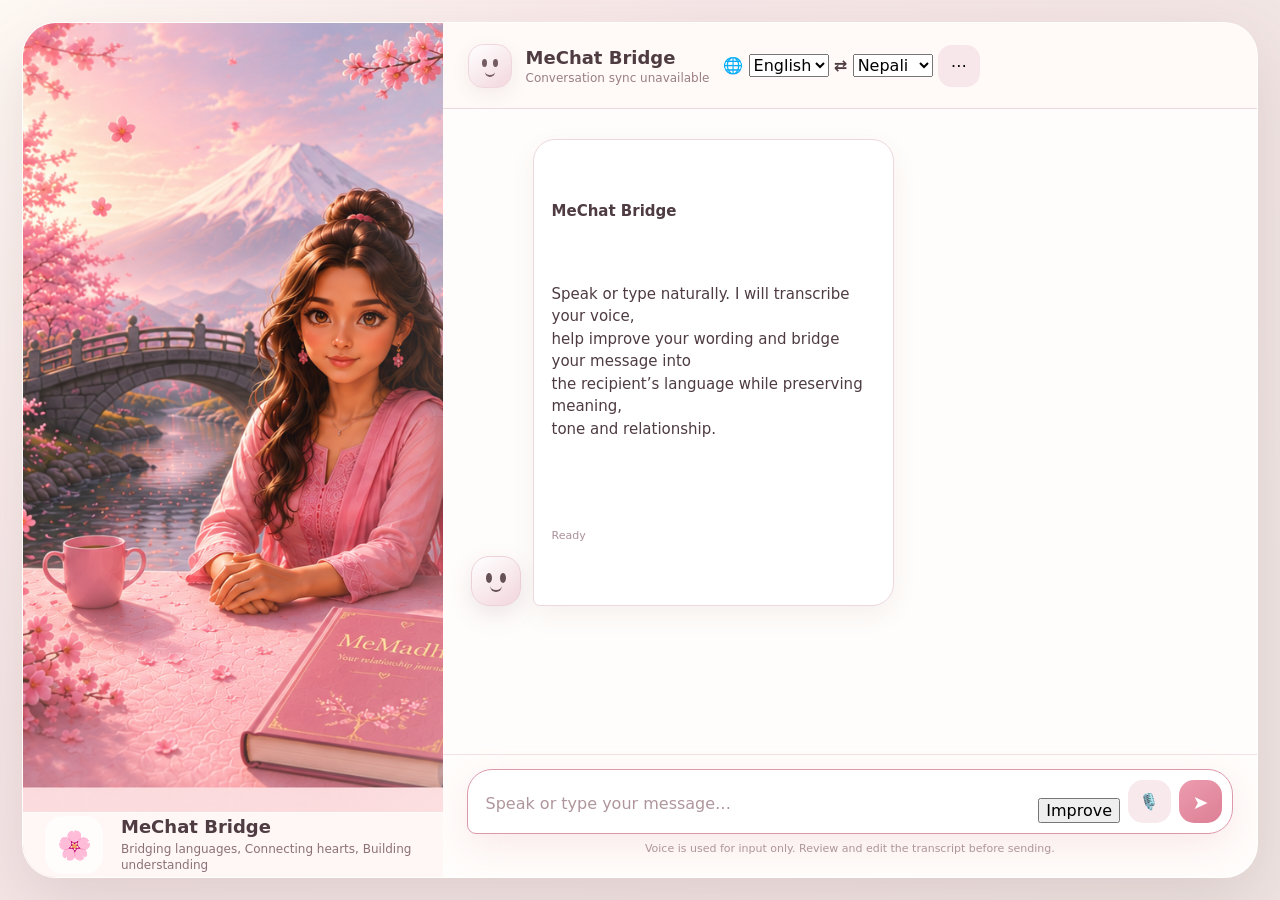
<file: index.html>
<!DOCTYPE html>
<html lang="en">
<head>
  <meta charset="UTF-8">

  <meta
    name="viewport"
    content="width=device-width, initial-scale=1.0"
  >

  <meta
    name="description"
    content="MeChat Bridge enables natural cross-language communication while preserving meaning, context, tone, respect and relationship."
  >

  <meta
    name="theme-color"
    content="#f4dce2"
  >

  <title>MeChat Bridge</title>

  <!-- Favicons -->
  <link
    rel="icon"
    type="image/x-icon"
    href="assets/favicon.ico"
  >

  <link
    rel="icon"
    type="image/png"
    sizes="32x32"
    href="assets/favicon-32x32.png"
  >

  <link
    rel="icon"
    type="image/png"
    sizes="16x16"
    href="assets/favicon-16x16.png"
  >

  <link
    rel="apple-touch-icon"
    href="assets/apple-touch-icon.png"
  >

  <!-- Main stylesheet -->
  <link
    rel="stylesheet"
    href="styles.css"
  >
</head>

<body>

  <main class="app-shell">

    <!-- ================================================
         LEFT: BRIDGET HERO ENVIRONMENT
         ================================================ -->

    <section
      class="scene-panel"
      aria-label="Bridget beside cherry blossoms and a bridge"
    >

      <div
        class="landscape-background"
        aria-hidden="true"
      ></div>

      <div
        class="scene-overlay"
        aria-hidden="true"
      ></div>


      <!-- Brand card -->

      <div class="brand-card">

        <div
          class="brand-flower"
          aria-hidden="true"
        >
          🌸
        </div>

        <div>

          <div class="brand-name">
            MeChat Bridge
          </div>

          <div class="brand-description">
            Bridging languages, Connecting hearts, Building understanding
          </div>

        </div>

      </div>

      <!-- Animated sakura petals -->

      <div
        id="petalLayer"
        class="petal-layer"
        aria-hidden="true"
      ></div>

    </section>


    <!-- ================================================
         RIGHT: CHAT INTERFACE
         ================================================ -->

    <section class="chat-panel">

      <!-- Header -->

      <header class="chat-header">

        <div
          class="header-companion"
          aria-hidden="true"
        >
          <span class="header-eye"></span>
          <span class="header-eye"></span>
          <span class="header-mouth"></span>
        </div>


        <div class="header-text">

          <h1>MeChat Bridge</h1>

          <p id="connectionStatus">
            Online
          </p>

        </div>


        <!-- Language controls -->

        <div class="header-actions">

          <label
            class="language-pair"
            aria-label="Select source and target languages"
          >

            <span aria-hidden="true">
              🌐
            </span>

            <select
              id="sourceLanguage"
              aria-label="Source language"
            ></select>

            <b aria-hidden="true">
              ⇄
            </b>

            <select
              id="targetLanguage"
              aria-label="Target language"
            ></select>

          </label>


          <button
            id="clearChatButton"
            class="header-button"
            type="button"
            aria-label="Clear conversation"
            title="Clear conversation"
          >
            ⋯
          </button>

        </div>

      </header>


      <!-- Conversation messages -->

      <div
        id="messages"
        class="messages"
        aria-live="polite"
        aria-label="MeChat Bridge conversation"
      >

        <article class="message message-row assistant assistant-row">

          <div
            class="message-avatar companion"
            data-state="idle"
            aria-label="MeChat Bridge companion"
          >

            <div class="face">

              <span class="eye eye-left"></span>
              <span class="eye eye-right"></span>
              <span class="mouth"></span>

            </div>

          </div>


          <div class="message-column">

            <div class="bubble assistant-bubble">

              <strong>MeChat Bridge</strong>

              <p>
                Speak or type naturally. I will transcribe your voice,
                help improve your wording and bridge your message into
                the recipient’s language while preserving meaning,
                tone and relationship.
              </p>

              <time class="message-time">
                Ready
              </time>

            </div>

          </div>

        </article>

      </div>


      <!-- ==============================================
           MESSAGE COMPOSER
           ============================================== -->

      <section class="composer">

        <!-- Voice transcription status -->

        <div
          id="voiceStatus"
          class="voice-status"
          hidden
        ></div>


        <div class="speech-input">

          <textarea
            id="messageInput"
            rows="1"
            maxlength="3000"
            placeholder="Speak or type your message…"
            aria-label="Message MeChat Bridge"
          ></textarea>


          <button
            id="improveButton"
            class="improve-button"
            type="button"
            aria-label="Improve message wording"
            title="Improve wording"
          >
            Improve
          </button>


          <button
            id="micButton"
            class="composer-button"
            type="button"
            aria-label="Use voice input"
            title="Use voice input"
          >
            🎙️
          </button>


          <button
            id="sendButton"
            class="send-button"
            type="button"
            aria-label="Send message"
            title="Send message"
          >
            ➤
          </button>

        </div>


        <div class="composer-note">
          Voice is used for input only. Review and edit the transcript
          before sending.
        </div>

      </section>

    </section>

  </main>


  <!-- JavaScript order is essential -->

  <script src="config.js"></script>
  <script src="mechat-bridge.js"></script>
  <script src="app.js"></script>

</body>
</html>
</file>
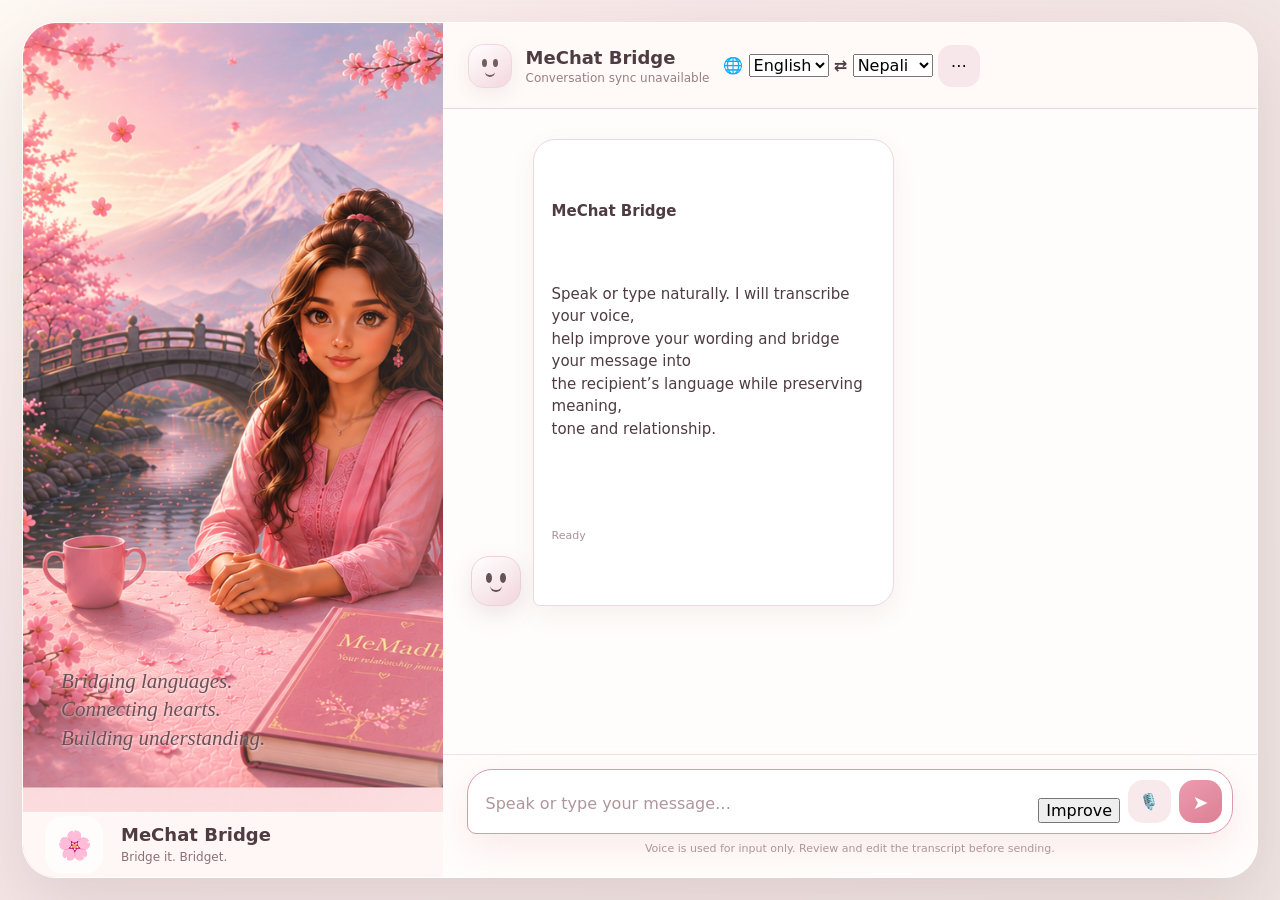
<file: index (1).html>
<!DOCTYPE html>
<html lang="en">
<head>
  <meta charset="UTF-8">

  <meta
    name="viewport"
    content="width=device-width, initial-scale=1.0"
  >

  <meta
    name="description"
    content="MeChat Bridge enables natural cross-language communication while preserving meaning, context, tone, respect and relationship."
  >

  <meta
    name="theme-color"
    content="#f4dce2"
  >

  <title>MeChat Bridge</title>

  <!-- Favicons -->
  <link
    rel="icon"
    type="image/x-icon"
    href="assets/favicon.ico"
  >

  <link
    rel="icon"
    type="image/png"
    sizes="32x32"
    href="assets/favicon-32x32.png"
  >

  <link
    rel="icon"
    type="image/png"
    sizes="16x16"
    href="assets/favicon-16x16.png"
  >

  <link
    rel="apple-touch-icon"
    href="assets/apple-touch-icon.png"
  >

  <!-- Main stylesheet -->
  <link
    rel="stylesheet"
    href="styles.css"
  >
</head>

<body>

  <main class="app-shell">

    <!-- ================================================
         LEFT: BRIDGET HERO ENVIRONMENT
         ================================================ -->

    <section
      class="scene-panel"
      aria-label="Bridget beside cherry blossoms and a bridge"
    >

      <div
        class="landscape-background"
        aria-hidden="true"
      ></div>

      <div
        class="scene-overlay"
        aria-hidden="true"
      ></div>


      <!-- Brand card -->

      <div class="brand-card">

        <div
          class="brand-flower"
          aria-hidden="true"
        >
          🌸
        </div>

        <div>

          <div class="brand-name">
            MeChat Bridge
          </div>

          <div class="brand-description">
            Bridge it. Bridget.
          </div>

        </div>

      </div>


      <!-- Optional hero statement -->

      <div class="scene-caption">
        Bridging languages.<br>
        Connecting hearts.<br>
        Building understanding.
      </div>


      <!-- Animated sakura petals -->

      <div
        id="petalLayer"
        class="petal-layer"
        aria-hidden="true"
      ></div>

    </section>


    <!-- ================================================
         RIGHT: CHAT INTERFACE
         ================================================ -->

    <section class="chat-panel">

      <!-- Header -->

      <header class="chat-header">

        <div
          class="header-companion"
          aria-hidden="true"
        >
          <span class="header-eye"></span>
          <span class="header-eye"></span>
          <span class="header-mouth"></span>
        </div>


        <div class="header-text">

          <h1>MeChat Bridge</h1>

          <p id="connectionStatus">
            Online
          </p>

        </div>


        <!-- Language controls -->

        <div class="header-actions">

          <label
            class="language-pair"
            aria-label="Select source and target languages"
          >

            <span aria-hidden="true">
              🌐
            </span>

            <select
              id="sourceLanguage"
              aria-label="Source language"
            ></select>

            <b aria-hidden="true">
              ⇄
            </b>

            <select
              id="targetLanguage"
              aria-label="Target language"
            ></select>

          </label>


          <button
            id="clearChatButton"
            class="header-button"
            type="button"
            aria-label="Clear conversation"
            title="Clear conversation"
          >
            ⋯
          </button>

        </div>

      </header>


      <!-- Conversation messages -->

      <div
        id="messages"
        class="messages"
        aria-live="polite"
        aria-label="MeChat Bridge conversation"
      >

        <article class="message message-row assistant assistant-row">

          <div
            class="message-avatar companion"
            data-state="idle"
            aria-label="MeChat Bridge companion"
          >

            <div class="face">

              <span class="eye eye-left"></span>
              <span class="eye eye-right"></span>
              <span class="mouth"></span>

            </div>

          </div>


          <div class="message-column">

            <div class="bubble assistant-bubble">

              <strong>MeChat Bridge</strong>

              <p>
                Speak or type naturally. I will transcribe your voice,
                help improve your wording and bridge your message into
                the recipient’s language while preserving meaning,
                tone and relationship.
              </p>

              <time class="message-time">
                Ready
              </time>

            </div>

          </div>

        </article>

      </div>


      <!-- ==============================================
           MESSAGE COMPOSER
           ============================================== -->

      <section class="composer">

        <!-- Voice transcription status -->

        <div
          id="voiceStatus"
          class="voice-status"
          hidden
        ></div>


        <div class="speech-input">

          <textarea
            id="messageInput"
            rows="1"
            maxlength="3000"
            placeholder="Speak or type your message…"
            aria-label="Message MeChat Bridge"
          ></textarea>


          <button
            id="improveButton"
            class="improve-button"
            type="button"
            aria-label="Improve message wording"
            title="Improve wording"
          >
            Improve
          </button>


          <button
            id="micButton"
            class="composer-button"
            type="button"
            aria-label="Use voice input"
            title="Use voice input"
          >
            🎙️
          </button>


          <button
            id="sendButton"
            class="send-button"
            type="button"
            aria-label="Send message"
            title="Send message"
          >
            ➤
          </button>

        </div>


        <div class="composer-note">
          Voice is used for input only. Review and edit the transcript
          before sending.
        </div>

      </section>

    </section>

  </main>


  <!-- JavaScript order is essential -->

  <script src="config.js"></script>
  <script src="mechat-bridge.js"></script>
  <script src="app.js"></script>

</body>
</html>
</file>
<file: styles.css>
* {
  box-sizing: border-box;
}

:root {
  --ivory: #fffaf7;
  --soft-white: #fffdfb;
  --blush: #f6dfe4;
  --blush-deep: #e9a0b0;
  --rose: #dd8197;
  --text: #4e3c42;
  --muted: #9a7e86;
  --border: #ecd8dd;
  --shadow: 0 24px 70px rgba(91, 58, 68, 0.15);
}

html,
body {
  width: 100%;
  height: 100%;
  margin: 0;
  overflow: hidden;
}

body {
  min-height: 100vh;
  padding: 22px;

  font-family:
    Inter,
    ui-sans-serif,
    system-ui,
    -apple-system,
    BlinkMacSystemFont,
    "Segoe UI",
    sans-serif;

  color: var(--text);

  background:
    radial-gradient(
      circle at top left,
      #fff9f4 0%,
      #f7e7e7 45%,
      #efe5e2 100%
    );
}

button,
textarea,
select {
  font: inherit;
}

button {
  -webkit-tap-highlight-color: transparent;
}

button:disabled,
textarea:disabled,
select:disabled {
  cursor: not-allowed;
  opacity: 0.55;
}


/* -------------------------------------------------- */
/* APPLICATION SHELL                                  */
/* -------------------------------------------------- */

.app-shell {
  display: grid;
  grid-template-columns: 34% 66%;
  grid-template-rows: minmax(0, 1fr);

  width: min(1420px, 100%);
  height: calc(100dvh - 44px);
  max-height: calc(100dvh - 44px);
  min-height: 0;

  margin: 0 auto;
  overflow: hidden;

  border: 1px solid rgba(255, 255, 255, 0.85);
  border-radius: 34px;

  background: var(--soft-white);
  box-shadow: var(--shadow);
}


/* -------------------------------------------------- */
/* LEFT SCENIC PANEL                                  */
/* -------------------------------------------------- */

.scene-panel {
  position: relative;
  min-width: 0;
  min-height: 0;

  overflow: hidden;
  isolation: isolate;

  background: #f5dde2;
}

.landscape-background {
  position: absolute;
  inset: 0;
  z-index: 0;

  background-image:
    url("assets/mechat-bridge-hero.png");

  background-size: cover;
  background-position: 5% 25%;
  background-repeat: no-repeat;

  transform: scale(1.015);
}

.scene-overlay {
  position: absolute;
  inset: 0;
  z-index: 1;

  pointer-events: none;

  background:
    linear-gradient(
      180deg,
      rgba(255, 251, 248, 0.02) 0%,
      rgba(255, 244, 247, 0.05) 60%,
      rgba(255, 244, 247, 0.22) 100%
    ),
    linear-gradient(
      90deg,
      rgba(255, 250, 247, 0.06) 0%,
      rgba(255, 250, 247, 0.01) 70%,
      rgba(255, 250, 247, 0.14) 100%
    );
}


/* -------------------------------------------------- */
/* BRAND CARD — FULL-WIDTH LOWER PINK AREA            */
/* -------------------------------------------------- */

.brand-card {
    position: absolute;
    left: 0;
    right: 0;
    bottom: 0;

    height: 65px;

    display: flex;
    align-items: center;

    padding: 0 22px;
    gap: 18px;

    background: rgba(255,248,248,.94);

    border-top: 1px solid rgba(255,255,255,.7);

    z-index: 20;
}

.brand-flower {
    width: 58px;
    height: 58px;

    flex-shrink: 0;

    display: flex;
    align-items: center;
    justify-content: center;

    border-radius: 18px;

    background: rgba(255,255,255,.65);

    font-size: 28px;
}

.brand-card > div:last-child{
    flex:1;
    min-width:0;
}

.brand-name{
    margin:0;

    font-size:18px;
    font-weight:700;

    line-height:1.1;
}

.brand-description{
    margin-top:4px;

    font-size:12px;

    color:#8b7178;

    white-space:normal;
    line-height:1.35;

    max-width:100%;
}

/* -------------------------------------------------- */
/* STATUS CARD                                        */
/* -------------------------------------------------- */

.status-card {
  position: absolute;
  z-index: 5;

  top: 121px;
  left: 34px;

  display: flex;
  align-items: center;
  gap: 9px;

  padding: 9px 14px;

  border: 1px solid rgba(255, 255, 255, 0.72);
  border-radius: 14px;

  background: rgba(255, 250, 247, 0.66);

  color: #6c555c;
  font-size: 13px;

  backdrop-filter: blur(12px);
  -webkit-backdrop-filter: blur(12px);
}

.online-dot {
  width: 8px;
  height: 8px;

  border-radius: 50%;
  background: #58be7b;

  box-shadow:
    0 0 0 4px rgba(88, 190, 123, 0.12);
}

.scene-caption {
  position: absolute;
  z-index: 5;

  left: 38px;
  bottom: 125px;

  max-width: 300px;

  font-family:
    Georgia,
    "Times New Roman",
    serif;

  font-size: 21px;
  font-style: italic;
  line-height: 1.35;

  color: #6b5057;

  text-shadow:
    0 1px 3px rgba(255, 255, 255, 0.85);
}


/* -------------------------------------------------- */
/* SAKURA PETALS                                      */
/* -------------------------------------------------- */

.petal-layer {
  position: absolute;
  inset: 0;
  z-index: 4;

  overflow: hidden;
  pointer-events: none;
}

.petal {
  position: absolute;
  top: -40px;

  z-index: 4;

  pointer-events: none;

  font-size: 18px;
  line-height: 1;

  opacity: 0;

  filter:
    drop-shadow(
      0 3px 5px rgba(195, 87, 118, 0.16)
    );

  animation:
    petalFall var(--duration, 13s)
    cubic-bezier(0.2, 0.5, 0.4, 1)
    forwards;
}

@keyframes petalFall {
  0% {
    transform:
      translate3d(0, -20px, 0)
      rotate(0deg)
      scale(0.8);

    opacity: 0;
  }

  10% {
    opacity: 0.85;
  }

  45% {
    transform:
      translate3d(
        var(--drift, 35px),
        45vh,
        0
      )
      rotate(170deg)
      scale(1);
  }

  100% {
    transform:
      translate3d(
        calc(var(--drift, 35px) * 0.35),
        105vh,
        0
      )
      rotate(390deg)
      scale(0.9);

    opacity: 0;
  }
}


/* -------------------------------------------------- */
/* CHAT PANEL                                         */
/* -------------------------------------------------- */

.chat-panel {
  display: flex;
  flex-direction: column;

  min-width: 0;
  min-height: 0;

  width: 100%;
  height: 100%;
  max-height: 100%;

  overflow: hidden;

  background:
    rgba(255, 253, 251, 0.98);
}


/* -------------------------------------------------- */
/* CHAT HEADER                                        */
/* -------------------------------------------------- */

.chat-header {
  display: flex;
  align-items: center;
  gap: 14px;

  flex: 0 0 auto;

  height: 86px;
  min-height: 86px;

  padding: 18px 25px;

  border-bottom: 1px solid var(--border);

  background:
    rgba(255, 250, 247, 0.90);

  backdrop-filter: blur(12px);
  -webkit-backdrop-filter: blur(12px);
}

.header-companion {
  position: relative;

  width: 44px;
  height: 44px;

  flex: 0 0 auto;

  border: 1px solid #efd7dd;
  border-radius: 15px;

  background:
    linear-gradient(
      145deg,
      #ffffff,
      #f2d7de
    );

  box-shadow:
    0 6px 18px rgba(100, 63, 73, 0.08);
}

.header-eye {
  position: absolute;
  top: 14px;

  width: 5px;
  height: 8px;

  border-radius: 50%;
  background: #745c62;

  animation: blink 5.5s infinite;
}

.header-eye:first-child {
  left: 13px;
}

.header-eye:nth-child(2) {
  right: 13px;
}

.header-mouth {
  position: absolute;

  left: 50%;
  bottom: 10px;

  width: 10px;
  height: 5px;

  transform: translateX(-50%);

  border-bottom: 2px solid #745c62;
  border-radius: 0 0 10px 10px;
}

.header-text {
  min-width: 0;
}

.header-text h1 {
  margin: 0;

  font-size: 18px;
  font-weight: 750;
}

.header-text p {
  margin: 3px 0 0;

  color: var(--muted);
  font-size: 12px;
}

.header-button {
  width: 42px;
  height: 42px;

  margin-left: auto;

  border: 0;
  border-radius: 14px;

  background: #f7e7eb;

  cursor: pointer;

  transition:
    transform 0.2s ease,
    background 0.2s ease;
}

.header-button:hover {
  transform: translateY(-1px);
  background: #f2d9df;
}


/* -------------------------------------------------- */
/* MESSAGES                                           */
/* -------------------------------------------------- */

.messages {
  flex: 1 1 auto;

  width: 100%;
  height: 0;
  min-height: 0;

  padding: 30px 28px 14px;

  overflow-y: auto;
  overflow-x: hidden;

  scroll-behavior: smooth;
  overscroll-behavior: contain;
  scrollbar-gutter: stable;
}

.message-row {
  display: flex;
  align-items: flex-end;
  gap: 12px;

  margin-bottom: 21px;
}

.user-row {
  justify-content: flex-end;
}

.message-column {
  display: flex;
  flex-direction: column;
  gap: 6px;
}

.user-row .message-column {
  align-items: flex-end;
}

.bubble {
  max-width: min(650px, 77%);

  padding: 15px 18px;

  font-size: 15px;
  line-height: 1.5;

  white-space: pre-line;

  box-shadow:
    0 9px 26px rgba(85, 56, 64, 0.065);
}

.assistant-bubble {
  border: 1px solid var(--border);
  border-radius: 22px 22px 22px 7px;

  background: #ffffff;
}

.user-bubble {
  border-radius: 22px 22px 7px 22px;

  background:
    linear-gradient(
      145deg,
      #f4ccd5,
      #efb8c5
    );

  color: #4b363c;
}

.message-time {
  padding: 0 5px;

  color: #aa9097;
  font-size: 11px;
}


/* -------------------------------------------------- */
/* COMPANION                                          */
/* -------------------------------------------------- */

.companion {
  display: grid;
  place-items: center;

  width: 50px;
  height: 50px;

  flex: 0 0 auto;

  border: 1px solid #ecd2d8;
  border-radius: 18px;

  background:
    linear-gradient(
      145deg,
      #ffffff,
      #f2d6dd
    );

  box-shadow:
    0 8px 24px rgba(100, 60, 70, 0.12);

  transition:
    transform 0.3s ease;
}

.face {
  position: relative;

  width: 32px;
  height: 26px;
}

.eye {
  position: absolute;
  top: 5px;

  width: 6px;
  height: 10px;

  border-radius: 50%;
  background: #665158;

  animation: blink 5.5s infinite;
}

.eye-left {
  left: 6px;
}

.eye-right {
  right: 6px;
}

.mouth {
  position: absolute;

  left: 50%;
  bottom: 2px;

  width: 12px;
  height: 6px;

  transform: translateX(-50%);

  border-bottom: 2px solid #665158;
  border-radius: 0 0 12px 12px;
}

@keyframes blink {
  0%,
  44%,
  48%,
  100% {
    transform: scaleY(1);
  }

  46% {
    transform: scaleY(0.08);
  }
}

.companion[data-state="thinking"] {
  animation:
    companionThinking 1.35s
    ease-in-out
    infinite;
}

@keyframes companionThinking {
  50% {
    transform:
      translateY(-3px)
      rotate(2deg);
  }
}

.companion[data-state="speaking"] .mouth {
  animation:
    companionSpeaking 0.22s
    ease-in-out
    infinite alternate;
}

@keyframes companionSpeaking {
  from {
    width: 9px;
    height: 3px;
  }

  to {
    width: 12px;
    height: 9px;

    border: 1px solid #665158;
    border-radius: 50%;

    background: #efd0d8;
  }
}


/* -------------------------------------------------- */
/* TYPING INDICATOR                                   */
/* -------------------------------------------------- */

.typing-dots {
  display: flex;
  align-items: center;
  gap: 5px;

  height: 22px;
}

.typing-dots span {
  width: 6px;
  height: 6px;

  border-radius: 50%;
  background: #b899a1;

  animation:
    typingDot 1s infinite;
}

.typing-dots span:nth-child(2) {
  animation-delay: 0.15s;
}

.typing-dots span:nth-child(3) {
  animation-delay: 0.3s;
}

@keyframes typingDot {
  50% {
    transform: translateY(-4px);
    opacity: 0.5;
  }
}


/* -------------------------------------------------- */
/* COMPOSER                                           */
/* -------------------------------------------------- */

.composer {
  position: relative;
  z-index: 20;

  flex: 0 0 auto;
  flex-shrink: 0;

  padding: 14px 24px 22px;

  border-top:
    1px solid rgba(237, 217, 221, 0.72);

  background:
    rgba(255, 253, 251, 0.98);
}

.speech-input {
  display: flex;
  align-items: flex-end;
  gap: 8px;

  padding:
    10px
    10px
    10px
    18px;

  border: 1px solid #e6cdd4;
  border-radius: 25px 25px 25px 9px;

  background: #ffffff;

  box-shadow:
    0 11px 34px rgba(103, 67, 75, 0.09);

  transition:
    border-color 0.2s ease,
    box-shadow 0.2s ease;
}

.speech-input:focus-within {
  border-color: #dd99aa;

  box-shadow:
    0 12px 36px rgba(220, 134, 155, 0.17);
}

textarea {
  flex: 1;

  min-width: 0;
  min-height: 30px;
  max-height: 130px;

  padding: 7px 0;

  resize: none;

  border: 0;
  outline: 0;

  background: transparent;

  color: var(--text);

  line-height: 1.42;
}

textarea::placeholder {
  color: #af969d;
}

.composer-button,
.send-button {
  width: 43px;
  height: 43px;

  flex: 0 0 auto;

  border: 0;
  border-radius: 15px;

  cursor: pointer;

  transition:
    transform 0.2s ease,
    box-shadow 0.2s ease;
}

.composer-button {
  background: #f8e9ed;
}

.send-button {
  color: #ffffff;
  font-size: 19px;

  background:
    linear-gradient(
      145deg,
      #ed9caf,
      #dc7f95
    );
}

.composer-button:hover,
.send-button:hover {
  transform: translateY(-1px);
}

.composer-button.listening {
  background: #f1c1cc;

  animation:
    microphonePulse 1s infinite;
}

@keyframes microphonePulse {
  50% {
    box-shadow:
      0 0 0 8px
      rgba(233, 149, 168, 0.13);
  }
}

.composer-note {
  margin-top: 8px;

  text-align: center;

  color: #ae959b;
  font-size: 11px;
}


/* -------------------------------------------------- */
/* TABLET                                             */
/* -------------------------------------------------- */

@media (max-width: 1050px) {
  .app-shell {
    grid-template-columns: 38% 62%;
  }

  .scene-caption {
    left: 24px;

    font-size: 18px;
  }
}


/* -------------------------------------------------- */
/* MOBILE                                             */
/* -------------------------------------------------- */

@media (max-width: 820px) {
  body {
    padding: 0;
  }

  .app-shell {
    width: 100%;
    height: 100dvh;
    max-height: 100dvh;
    min-height: 0;

    grid-template-columns: 1fr;

    border: 0;
    border-radius: 0;
  }

  .scene-panel {
    display: none;
  }

  .chat-panel {
    height: 100dvh;
    max-height: 100dvh;
  }

  .chat-header {
    height: 76px;
    min-height: 76px;
  }

  .messages {
    padding:
      20px
      16px
      8px;
  }

  .composer {
    padding:
      12px
      14px
      16px;
  }

  .bubble {
    max-width: 82%;
  }
}


/* -------------------------------------------------- */
/* REDUCED MOTION                                     */
/* -------------------------------------------------- */

@media (prefers-reduced-motion: reduce) {
  *,
  *::before,
  *::after {
    scroll-behavior: auto !important;

    animation-duration: 0.01ms !important;
    animation-iteration-count: 1 !important;

    transition-duration: 0.01ms !important;
  }
}
</file>
